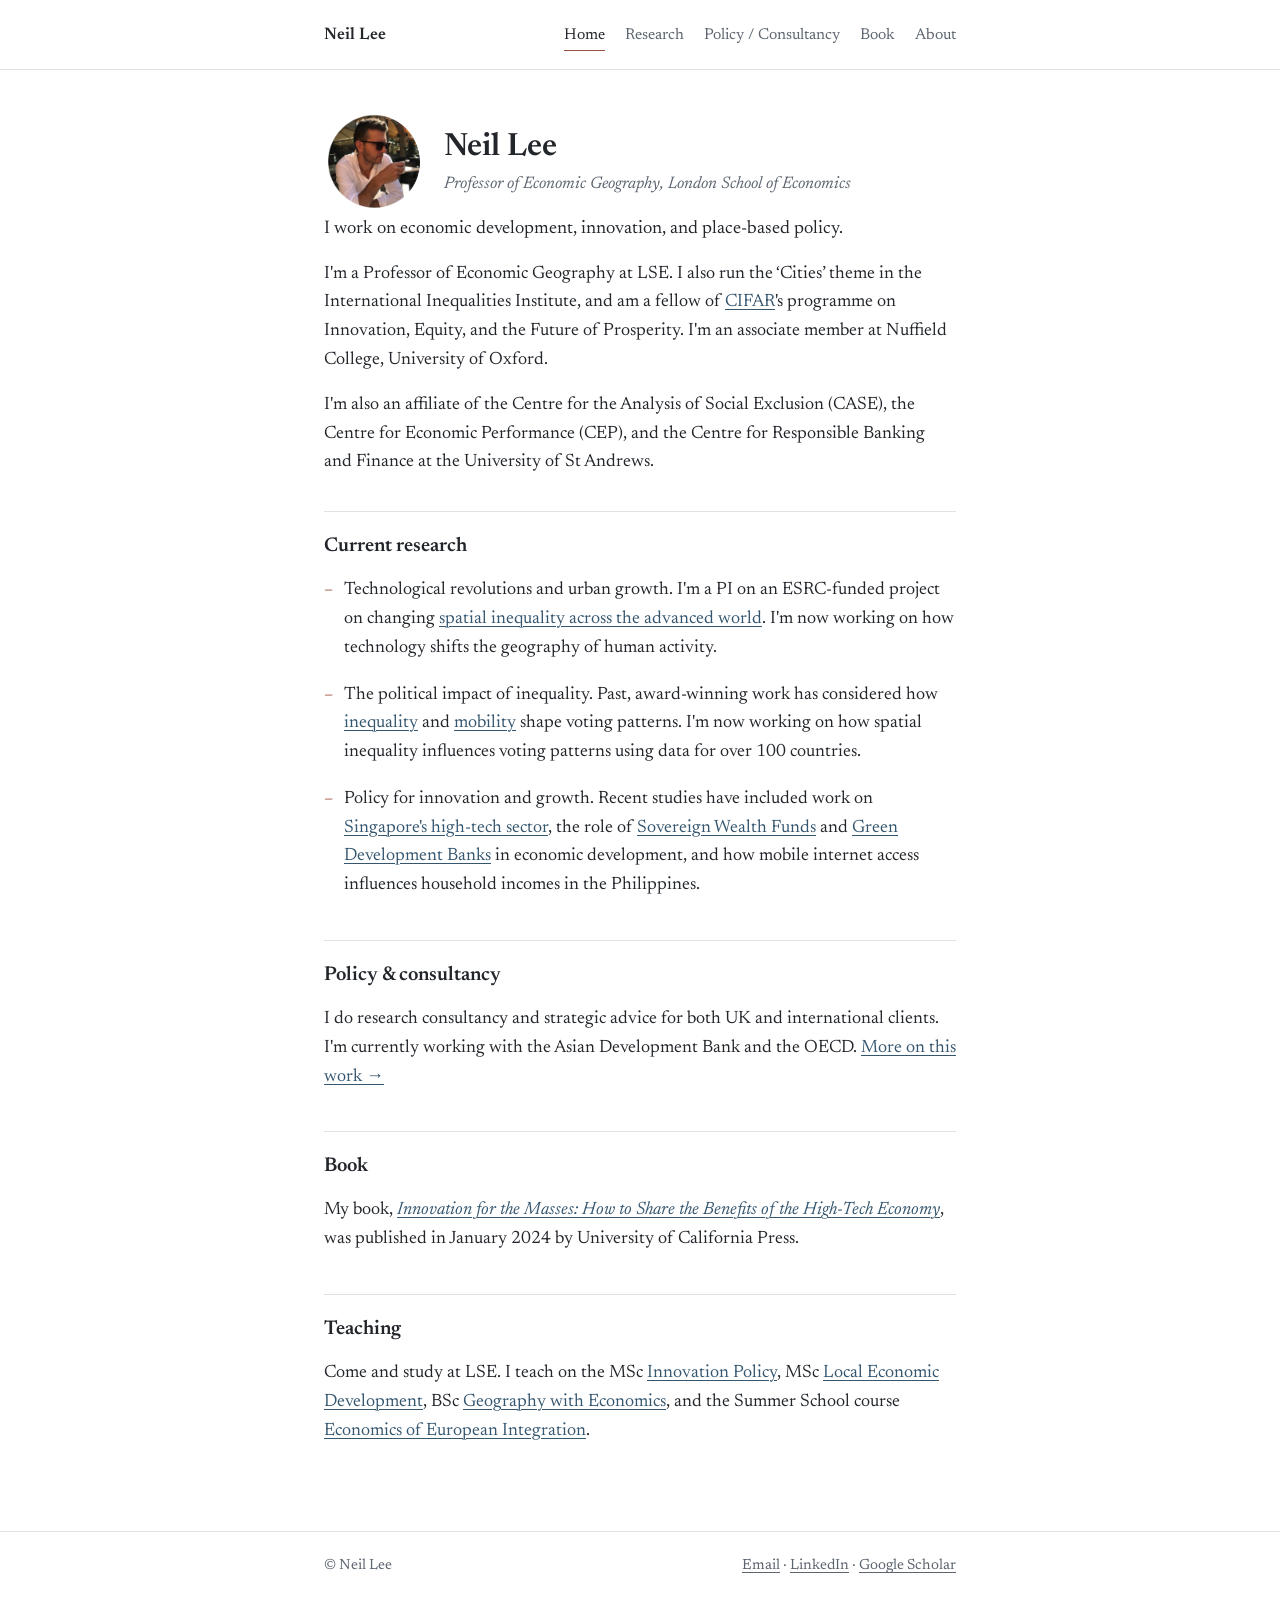
<file: index.html>
<!DOCTYPE html>
<html lang="en">
<head>
<meta charset="UTF-8">
<meta name="viewport" content="width=device-width, initial-scale=1">
<title>Neil Lee</title>
<meta name="description" content="Neil Lee, Professor of Economic Geography at the London School of Economics. Research on economic development, innovation, and place-based policy.">
<link rel="preconnect" href="https://fonts.googleapis.com">
<link rel="preconnect" href="https://fonts.gstatic.com" crossorigin>
<link href="https://fonts.googleapis.com/css2?family=Newsreader:ital,opsz,wght@0,6..72,400;0,6..72,600;1,6..72,400&display=swap" rel="stylesheet">
<link rel="stylesheet" href="assets/style.css">
</head>
<body>

<header class="site-nav">
  <div class="wrap">
    <a class="name" href="index.html">Neil Lee</a>
    <nav>
      <a class="current" href="index.html">Home</a>
      <a href="research.html">Research</a>
      <a href="policy-consultancy.html">Policy / Consultancy</a>
      <a href="book.html">Book</a>
      <a href="about.html">About</a>
    </nav>
  </div>
</header>

<main>
  <div class="wrap">
    <div class="intro">
      <img class="portrait" src="assets/headshot.png" alt="Neil Lee" width="150" height="150">
      <div>
        <h1>Neil Lee</h1>
        <p class="role">Professor of Economic Geography, London School of Economics</p>
      </div>
    </div>

    <p class="lede">I work on economic development, innovation, and place-based policy.</p>

    <p>I'm a Professor of Economic Geography at LSE. I also run the &lsquo;Cities&rsquo; theme in the International Inequalities Institute, and am a fellow of <a href="https://cifar.ca/">CIFAR</a>'s programme on Innovation, Equity, and the Future of Prosperity. I'm an associate member at Nuffield College, University of Oxford.</p>

    <p>I'm also an affiliate of the Centre for the Analysis of Social Exclusion (CASE), the Centre for Economic Performance (CEP), and the Centre for Responsible Banking and Finance at the University of St Andrews.</p>

    <h2>Current research</h2>
    <ul class="plain">
      <li>Technological revolutions and urban growth. I'm a PI on an ESRC-funded project on changing <a href="https://sites.google.com/view/regional-inequality/home">spatial inequality across the advanced world</a>. I'm now working on how technology shifts the geography of human activity.</li>
      <li>The political impact of inequality. Past, award-winning work has considered how <a href="https://academic.oup.com/joeg/article/23/5/951/7126961">inequality</a> and <a href="https://academic.oup.com/cjres/article-abstract/11/1/143/4788094?redirectedFrom=fulltext">mobility</a> shape voting patterns. I'm now working on how spatial inequality influences voting patterns using data for over 100 countries.</li>
      <li>Policy for innovation and growth. Recent studies have included work on <a href="https://eprints.lse.ac.uk/123885/1/Southeast_Asia_Working_Paper_11.pdf">Singapore's high-tech sector</a>, the role of <a href="https://blogs.lse.ac.uk/mec/2024/12/12/sovereign-wealth-funds-from-piggy-banks-to-strategic-actors/">Sovereign Wealth Funds</a> and <a href="https://blogs.lse.ac.uk/politicsandpolicy/how-to-make-labours-national-wealth-fund-work/">Green Development Banks</a> in economic development, and how mobile internet access influences household incomes in the Philippines.</li>
    </ul>

    <h2>Policy &amp; consultancy</h2>
    <p>I do research consultancy and strategic advice for both UK and international clients. I'm currently working with the Asian Development Bank and the OECD. <a href="policy-consultancy.html">More on this work &rarr;</a></p>

    <h2>Book</h2>
    <p>My book, <a href="book.html"><em>Innovation for the Masses: How to Share the Benefits of the High-Tech Economy</em></a>, was published in January 2024 by University of California Press.</p>

    <h2>Teaching</h2>
    <p>Come and study at LSE. I teach on the MSc <a href="https://www.lse.ac.uk/study-at-lse/graduate/msc-innovation-policy">Innovation Policy</a>, MSc <a href="https://www.lse.ac.uk/study-at-lse/graduate/msc-local-economic-development">Local Economic Development</a>, BSc <a href="https://www.lse.ac.uk/study-at-lse/undergraduate/bsc-geography-with-economics">Geography with Economics</a>, and the Summer School course <a href="https://www.lse.ac.uk/study-at-lse/summer-schools/summer-school/courses/economics/ec235">Economics of European Integration</a>.</p>
  </div>
</main>

<footer>
  <div class="wrap">
    <span>&copy; Neil Lee</span>
    <span>
      <a href="mailto:n.d.lee@lse.ac.uk">Email</a> &middot;
      <a href="https://www.linkedin.com/in/neil-lee-8ba05033/">LinkedIn</a> &middot;
      <a href="https://scholar.google.com/citations?view_op=list_works&hl=en&user=Nu11tYIAAAAJ&pagesize=80&sortby=pubdate">Google Scholar</a>
    </span>
  </div>
</footer>

</body>
</html>
</file>
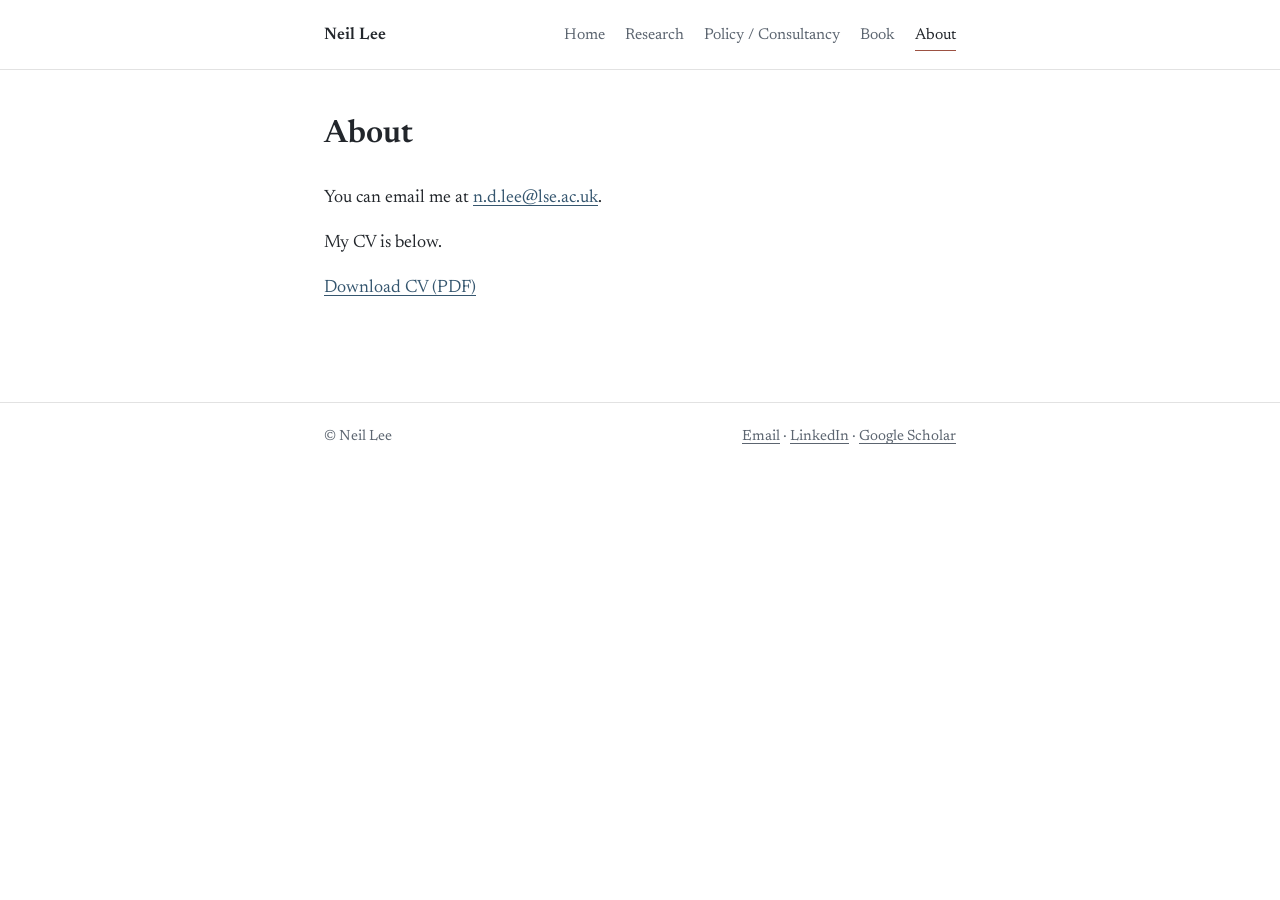
<file: about.html>
<!DOCTYPE html>
<html lang="en">
<head>
<meta charset="UTF-8">
<meta name="viewport" content="width=device-width, initial-scale=1">
<title>About &middot; Neil Lee</title>
<link rel="preconnect" href="https://fonts.googleapis.com">
<link rel="preconnect" href="https://fonts.gstatic.com" crossorigin>
<link href="https://fonts.googleapis.com/css2?family=Newsreader:ital,opsz,wght@0,6..72,400;0,6..72,600;1,6..72,400&display=swap" rel="stylesheet">
<link rel="stylesheet" href="assets/style.css">
</head>
<body>

<header class="site-nav">
  <div class="wrap">
    <a class="name" href="index.html">Neil Lee</a>
    <nav>
      <a href="index.html">Home</a>
      <a href="research.html">Research</a>
      <a href="policy-consultancy.html">Policy / Consultancy</a>
      <a href="book.html">Book</a>
      <a class="current" href="about.html">About</a>
    </nav>
  </div>
</header>

<main>
  <div class="wrap">
    <h1>About</h1>

    <div class="contact-block">
      <p>You can email me at <a href="mailto:n.d.lee@lse.ac.uk">n.d.lee@lse.ac.uk</a>.</p>
      <p>My CV is below.</p>
      <p><a href="assets/Neil_Lee_CV.pdf">Download CV (PDF)</a></p>
    </div>
  </div>
</main>

<footer>
  <div class="wrap">
    <span>&copy; Neil Lee</span>
    <span>
      <a href="mailto:n.d.lee@lse.ac.uk">Email</a> &middot;
      <a href="https://www.linkedin.com/in/neil-lee-8ba05033/">LinkedIn</a> &middot;
      <a href="https://scholar.google.com/citations?view_op=list_works&hl=en&user=Nu11tYIAAAAJ&pagesize=80&sortby=pubdate">Google Scholar</a>
    </span>
  </div>
</footer>

</body>
</html>
</file>
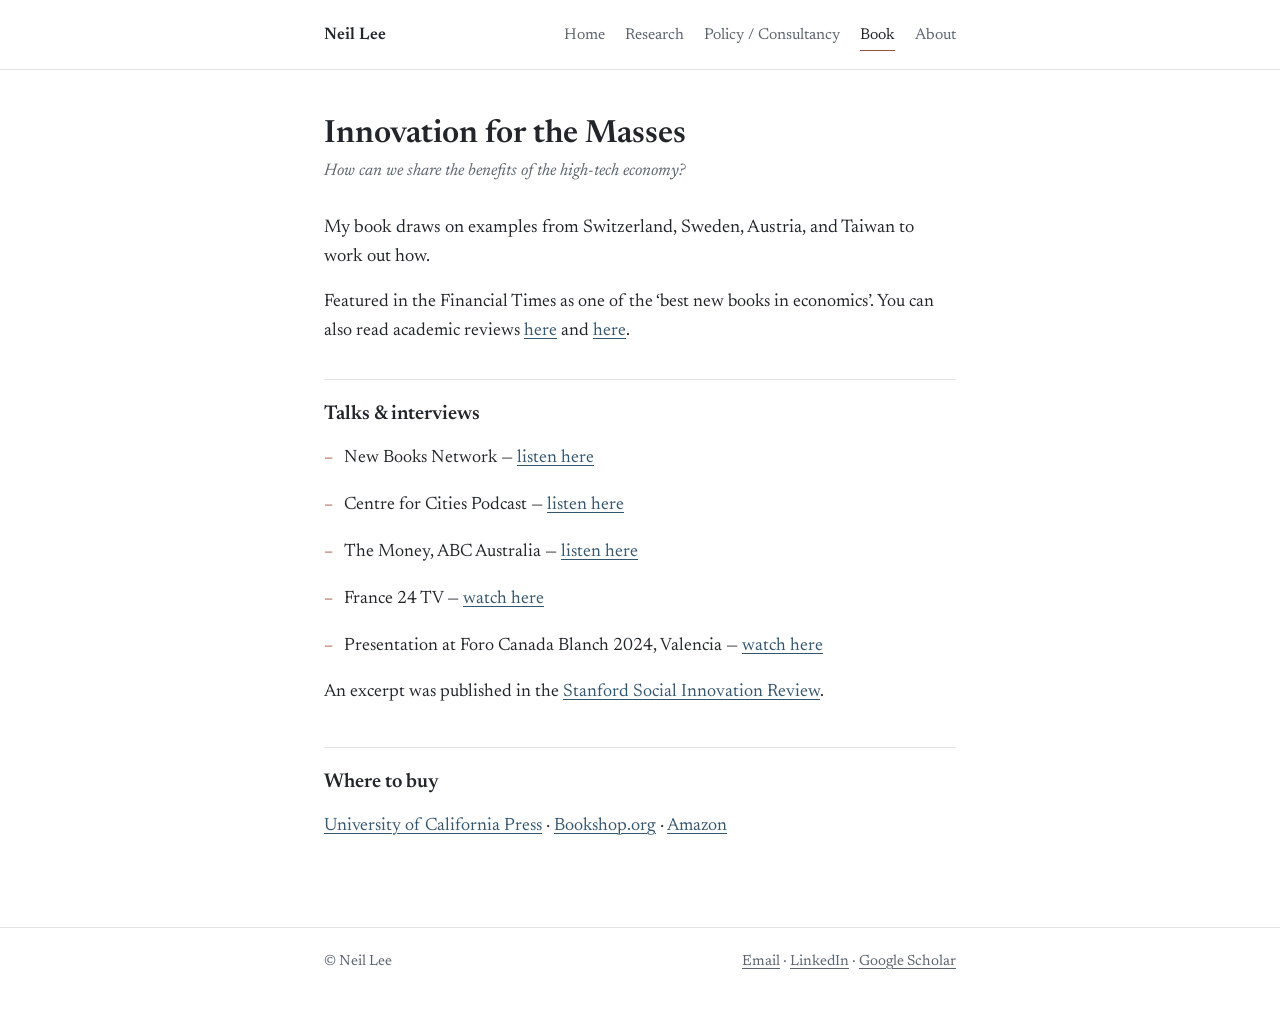
<file: book.html>
<!DOCTYPE html>
<html lang="en">
<head>
<meta charset="UTF-8">
<meta name="viewport" content="width=device-width, initial-scale=1">
<title>Book &middot; Neil Lee</title>
<link rel="preconnect" href="https://fonts.googleapis.com">
<link rel="preconnect" href="https://fonts.gstatic.com" crossorigin>
<link href="https://fonts.googleapis.com/css2?family=Newsreader:ital,opsz,wght@0,6..72,400;0,6..72,600;1,6..72,400&display=swap" rel="stylesheet">
<link rel="stylesheet" href="assets/style.css">
</head>
<body>

<header class="site-nav">
  <div class="wrap">
    <a class="name" href="index.html">Neil Lee</a>
    <nav>
      <a href="index.html">Home</a>
      <a href="research.html">Research</a>
      <a href="policy-consultancy.html">Policy / Consultancy</a>
      <a class="current" href="book.html">Book</a>
      <a href="about.html">About</a>
    </nav>
  </div>
</header>

<main>
  <div class="wrap">
    <h1>Innovation for the Masses</h1>
    <p class="role">How can we share the benefits of the high-tech economy?</p>

    <p class="lede">My book draws on examples from Switzerland, Sweden, Austria, and Taiwan to work out how.</p>

    <p>Featured in the Financial Times as one of the &lsquo;best new books in economics&rsquo;. You can also read academic reviews <a href="https://www.tandfonline.com/doi/full/10.1080/00343404.2024.2333198">here</a> and <a href="https://www.tandfonline.com/doi/full/10.1080/00130095.2024.2330343">here</a>.</p>

    <h2>Talks &amp; interviews</h2>
    <ul class="plain">
      <li>New Books Network &mdash; <a href="https://newbooksnetwork.com/innovation-for-the-masses">listen here</a></li>
      <li>Centre for Cities Podcast &mdash; <a href="https://www.centreforcities.org/podcast/city-talks-sharing-the-benefits-of-a-high-tech-economy/">listen here</a></li>
      <li>The Money, ABC Australia &mdash; <a href="https://www.abc.net.au/listen/programs/themoney/sharing-the-benefits-of-innovation/103526494">listen here</a></li>
      <li>France 24 TV &mdash; <a href="https://www.youtube.com/watch?v=DV9_dDSVTUI">watch here</a></li>
      <li>Presentation at Foro Canada Blanch 2024, Valencia &mdash; <a href="https://www.youtube.com/watch?v=Xie47KaLnjQ">watch here</a></li>
    </ul>

    <p>An excerpt was published in the <a href="https://ssir.org/books/excerpts/entry/innovation-for-the-masses-neil-lee">Stanford Social Innovation Review</a>.</p>

    <h2>Where to buy</h2>
    <p>
      <a href="https://www.ucpress.edu/book/9780520394889/innovation-for-the-masses">University of California Press</a> &middot;
      <a href="https://uk.bookshop.org/p/books/innovation-for-the-masses-how-to-share-the-benefits-of-the-high-tech-economy-neil-lee/7439178?ean=9780520394889">Bookshop.org</a> &middot;
      <a href="https://www.amazon.co.uk/Innovation-Masses-Benefits-High-Tech-Economy/dp/0520394887">Amazon</a>
    </p>
  </div>
</main>

<footer>
  <div class="wrap">
    <span>&copy; Neil Lee</span>
    <span>
      <a href="mailto:n.d.lee@lse.ac.uk">Email</a> &middot;
      <a href="https://www.linkedin.com/in/neil-lee-8ba05033/">LinkedIn</a> &middot;
      <a href="https://scholar.google.com/citations?view_op=list_works&hl=en&user=Nu11tYIAAAAJ&pagesize=80&sortby=pubdate">Google Scholar</a>
    </span>
  </div>
</footer>

</body>
</html>
</file>
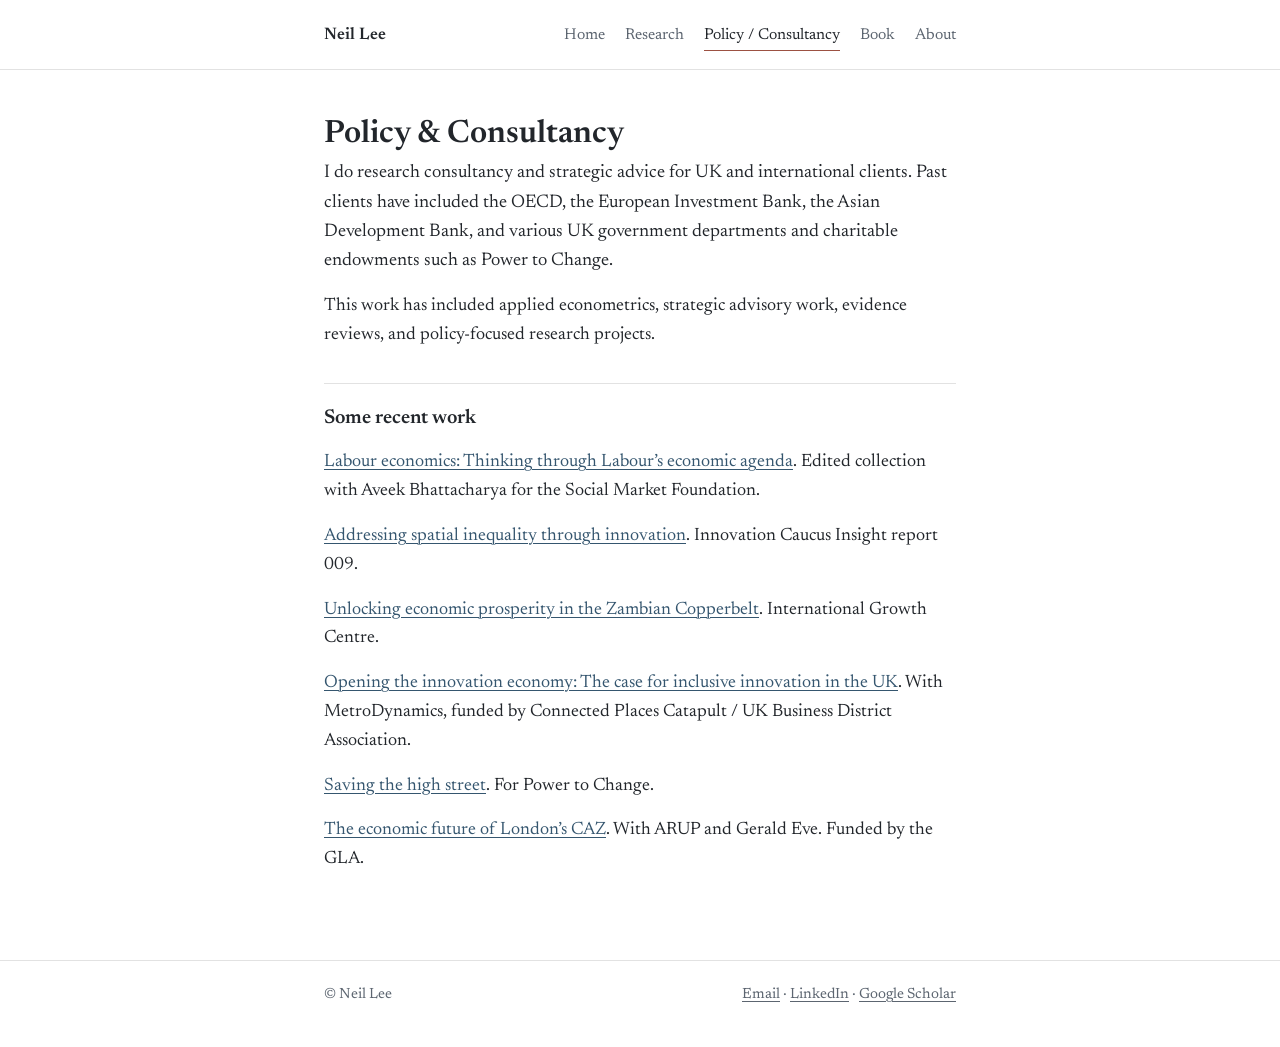
<file: policy-consultancy.html>
<!DOCTYPE html>
<html lang="en">
<head>
<meta charset="UTF-8">
<meta name="viewport" content="width=device-width, initial-scale=1">
<title>Policy / Consultancy &middot; Neil Lee</title>
<link rel="preconnect" href="https://fonts.googleapis.com">
<link rel="preconnect" href="https://fonts.gstatic.com" crossorigin>
<link href="https://fonts.googleapis.com/css2?family=Newsreader:ital,opsz,wght@0,6..72,400;0,6..72,600;1,6..72,400&display=swap" rel="stylesheet">
<link rel="stylesheet" href="assets/style.css">
</head>
<body>

<header class="site-nav">
  <div class="wrap">
    <a class="name" href="index.html">Neil Lee</a>
    <nav>
      <a href="index.html">Home</a>
      <a href="research.html">Research</a>
      <a class="current" href="policy-consultancy.html">Policy / Consultancy</a>
      <a href="book.html">Book</a>
      <a href="about.html">About</a>
    </nav>
  </div>
</header>

<main>
  <div class="wrap">
    <h1>Policy &amp; Consultancy</h1>

    <p class="lede">I do research consultancy and strategic advice for UK and international clients. Past clients have included the OECD, the European Investment Bank, the Asian Development Bank, and various UK government departments and charitable endowments such as Power to Change.</p>

    <p>This work has included applied econometrics, strategic advisory work, evidence reviews, and policy-focused research projects.</p>

    <h2>Some recent work</h2>
    <ul class="pub-list">
      <li><a href="https://www.smf.co.uk/publications/labour-economic-agenda-essays/">Labour economics: Thinking through Labour&rsquo;s economic agenda</a>. Edited collection with Aveek Bhattacharya for the Social Market Foundation.</li>
      <li><a href="https://ircaucus.ac.uk/publications/addressing-spatial-inequalities-through-innovation/">Addressing spatial inequality through innovation</a>. Innovation Caucus Insight report 009.</li>
      <li><a href="https://www.theigc.org/publications/unlocking-economic-prosperity-zambian-copperbelt">Unlocking economic prosperity in the Zambian Copperbelt</a>. International Growth Centre.</li>
      <li><a href="https://cp.catapult.org.uk/report/opening-the-innovation-economy-the-case-for-inclusive-innovation-in-the-uk/">Opening the innovation economy: The case for inclusive innovation in the UK</a>. With MetroDynamics, funded by Connected Places Catapult / UK Business District Association.</li>
      <li><a href="https://www.powertochange.org.uk/wp-content/uploads/2020/10/Saving-the-High-Street-the-community-takeover-Report.pdf">Saving the high street</a>. For Power to Change.</li>
      <li><a href="https://www.london.gov.uk/sites/default/files/caz_economic_future_phase_2_report.pdf">The economic future of London&rsquo;s CAZ</a>. With ARUP and Gerald Eve. Funded by the GLA.</li>
    </ul>
  </div>
</main>

<footer>
  <div class="wrap">
    <span>&copy; Neil Lee</span>
    <span>
      <a href="mailto:n.d.lee@lse.ac.uk">Email</a> &middot;
      <a href="https://www.linkedin.com/in/neil-lee-8ba05033/">LinkedIn</a> &middot;
      <a href="https://scholar.google.com/citations?view_op=list_works&hl=en&user=Nu11tYIAAAAJ&pagesize=80&sortby=pubdate">Google Scholar</a>
    </span>
  </div>
</footer>

</body>
</html>
</file>
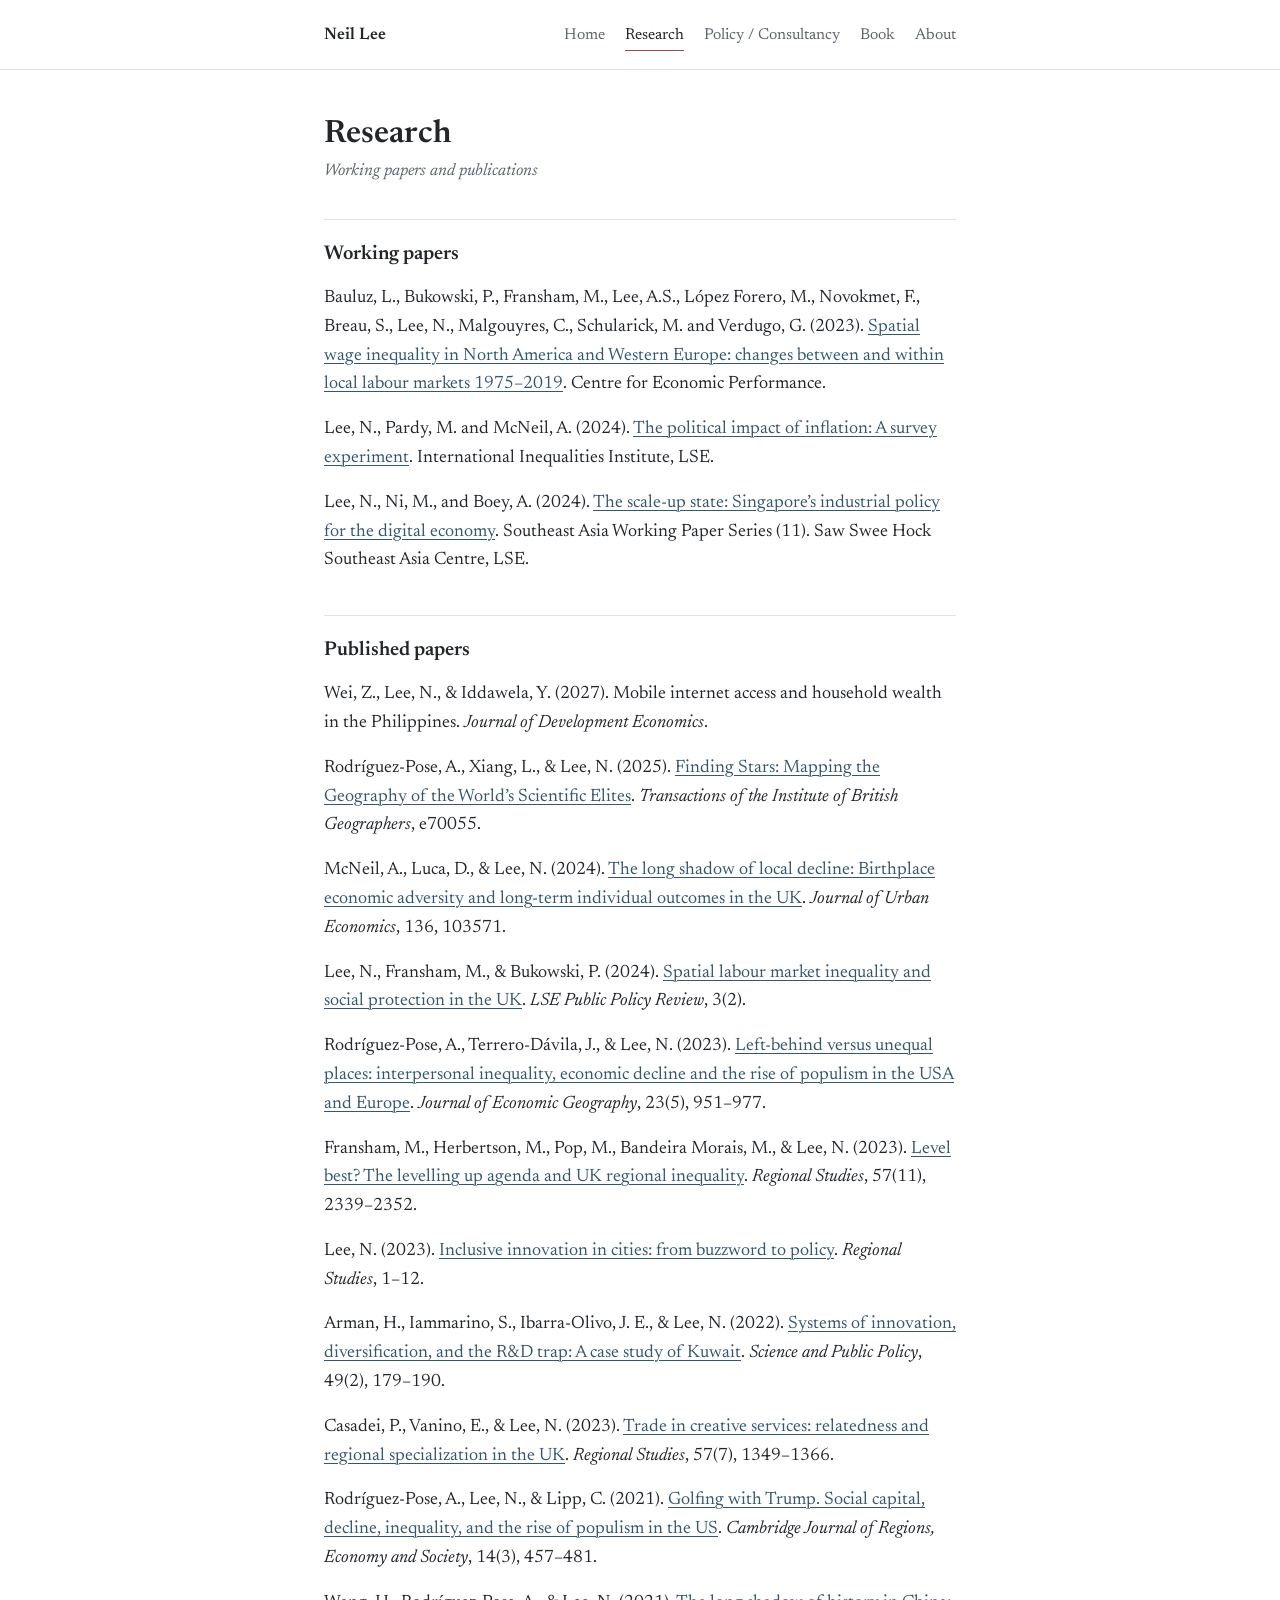
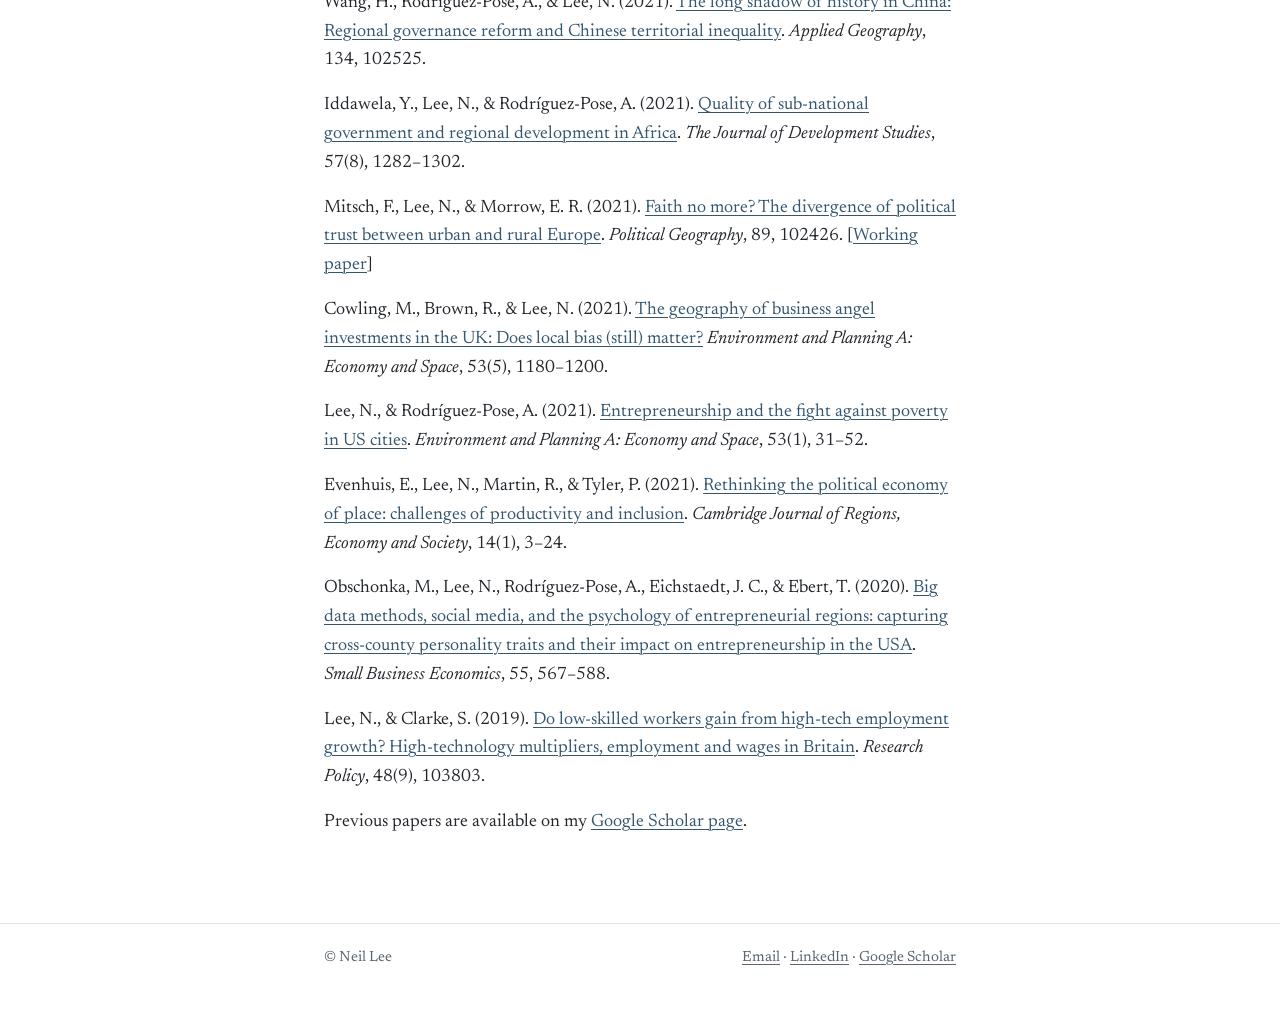
<file: research.html>
<!DOCTYPE html>
<html lang="en">
<head>
<meta charset="UTF-8">
<meta name="viewport" content="width=device-width, initial-scale=1">
<title>Research &middot; Neil Lee</title>
<link rel="preconnect" href="https://fonts.googleapis.com">
<link rel="preconnect" href="https://fonts.gstatic.com" crossorigin>
<link href="https://fonts.googleapis.com/css2?family=Newsreader:ital,opsz,wght@0,6..72,400;0,6..72,600;1,6..72,400&display=swap" rel="stylesheet">
<link rel="stylesheet" href="assets/style.css">
</head>
<body>

<header class="site-nav">
  <div class="wrap">
    <a class="name" href="index.html">Neil Lee</a>
    <nav>
      <a href="index.html">Home</a>
      <a class="current" href="research.html">Research</a>
      <a href="policy-consultancy.html">Policy / Consultancy</a>
      <a href="book.html">Book</a>
      <a href="about.html">About</a>
    </nav>
  </div>
</header>

<main>
  <div class="wrap">
    <h1>Research</h1>
    <p class="role">Working papers and publications</p>

    <h2>Working papers</h2>
    <ul class="pub-list">
      <li>Bauluz, L., Bukowski, P., Fransham, M., Lee, A.S., L&oacute;pez Forero, M., Novokmet, F., Breau, S., Lee, N., Malgouyres, C., Schularick, M. and Verdugo, G. (2023). <a href="https://eprints.lse.ac.uk/121290/1/dp1941.pdf">Spatial wage inequality in North America and Western Europe: changes between and within local labour markets 1975&ndash;2019</a>. Centre for Economic Performance.</li>
      <li>Lee, N., Pardy, M. and McNeil, A. (2024). <a href="https://eprints.lse.ac.uk/123926/1/WP_140.pdf">The political impact of inflation: A survey experiment</a>. International Inequalities Institute, LSE.</li>
      <li>Lee, N., Ni, M., and Boey, A. (2024). <a href="https://eprints.lse.ac.uk/123885/">The scale-up state: Singapore&rsquo;s industrial policy for the digital economy</a>. Southeast Asia Working Paper Series (11). Saw Swee Hock Southeast Asia Centre, LSE.</li>
    </ul>

    <h2>Published papers</h2>
    <ul class="pub-list">
      <li>Wei, Z., Lee, N., &amp; Iddawela, Y. (2027). Mobile internet access and household wealth in the Philippines. <em>Journal of Development Economics</em>.</li>
      <li>Rodr&iacute;guez-Pose, A., Xiang, L., &amp; Lee, N. (2025). <a href="https://rgs-ibg.onlinelibrary.wiley.com/doi/full/10.1111/tran.70055">Finding Stars: Mapping the Geography of the World&rsquo;s Scientific Elites</a>. <em>Transactions of the Institute of British Geographers</em>, e70055.</li>
      <li>McNeil, A., Luca, D., &amp; Lee, N. (2024). <a href="https://www.sciencedirect.com/science/article/pii/S0094119023000402">The long shadow of local decline: Birthplace economic adversity and long-term individual outcomes in the UK</a>. <em>Journal of Urban Economics</em>, 136, 103571.</li>
      <li>Lee, N., Fransham, M., &amp; Bukowski, P. (2024). <a href="https://eprints.lse.ac.uk/122224/1/Lee_et_al_Spatial_labour_market_inequality_and_social_protection_in_the_UK_published.pdf">Spatial labour market inequality and social protection in the UK</a>. <em>LSE Public Policy Review</em>, 3(2).</li>
      <li>Rodr&iacute;guez-Pose, A., Terrero-D&aacute;vila, J., &amp; Lee, N. (2023). <a href="https://academic.oup.com/joeg/article/23/5/951/7126961">Left-behind versus unequal places: interpersonal inequality, economic decline and the rise of populism in the USA and Europe</a>. <em>Journal of Economic Geography</em>, 23(5), 951&ndash;977.</li>
      <li>Fransham, M., Herbertson, M., Pop, M., Bandeira Morais, M., &amp; Lee, N. (2023). <a href="https://www.tandfonline.com/doi/abs/10.1080/00343404.2022.2159356">Level best? The levelling up agenda and UK regional inequality</a>. <em>Regional Studies</em>, 57(11), 2339&ndash;2352.</li>
      <li>Lee, N. (2023). <a href="https://www.tandfonline.com/doi/full/10.1080/00343404.2023.2168637">Inclusive innovation in cities: from buzzword to policy</a>. <em>Regional Studies</em>, 1&ndash;12.</li>
      <li>Arman, H., Iammarino, S., Ibarra-Olivo, J. E., &amp; Lee, N. (2022). <a href="https://academic.oup.com/spp/article-abstract/49/2/179/6433072">Systems of innovation, diversification, and the R&amp;D trap: A case study of Kuwait</a>. <em>Science and Public Policy</em>, 49(2), 179&ndash;190.</li>
      <li>Casadei, P., Vanino, E., &amp; Lee, N. (2023). <a href="https://www.tandfonline.com/doi/pdf/10.1080/00343404.2022.2112165">Trade in creative services: relatedness and regional specialization in the UK</a>. <em>Regional Studies</em>, 57(7), 1349&ndash;1366.</li>
      <li>Rodr&iacute;guez-Pose, A., Lee, N., &amp; Lipp, C. (2021). <a href="https://watermark.silverchair.com/rsab026.pdf">Golfing with Trump. Social capital, decline, inequality, and the rise of populism in the US</a>. <em>Cambridge Journal of Regions, Economy and Society</em>, 14(3), 457&ndash;481.</li>
      <li>Wang, H., Rodr&iacute;guez-Pose, A., &amp; Lee, N. (2021). <a href="https://www.sciencedirect.com/science/article/pii/S0143622821001417">The long shadow of history in China: Regional governance reform and Chinese territorial inequality</a>. <em>Applied Geography</em>, 134, 102525.</li>
      <li>Iddawela, Y., Lee, N., &amp; Rodr&iacute;guez-Pose, A. (2021). <a href="https://www.tandfonline.com/doi/abs/10.1080/00220388.2021.1873286">Quality of sub-national government and regional development in Africa</a>. <em>The Journal of Development Studies</em>, 57(8), 1282&ndash;1302.</li>
      <li>Mitsch, F., Lee, N., &amp; Morrow, E. R. (2021). <a href="https://www.sciencedirect.com/science/article/pii/S096262982100086X">Faith no more? The divergence of political trust between urban and rural Europe</a>. <em>Political Geography</em>, 89, 102426. [<a href="https://eprints.lse.ac.uk/110447/">Working paper</a>]</li>
      <li>Cowling, M., Brown, R., &amp; Lee, N. (2021). <a href="https://journals.sagepub.com/doi/abs/10.1177/0308518X20984484">The geography of business angel investments in the UK: Does local bias (still) matter?</a> <em>Environment and Planning A: Economy and Space</em>, 53(5), 1180&ndash;1200.</li>
      <li>Lee, N., &amp; Rodr&iacute;guez-Pose, A. (2021). <a href="https://journals.sagepub.com/doi/abs/10.1177/0308518X20924422">Entrepreneurship and the fight against poverty in US cities</a>. <em>Environment and Planning A: Economy and Space</em>, 53(1), 31&ndash;52.</li>
      <li>Evenhuis, E., Lee, N., Martin, R., &amp; Tyler, P. (2021). <a href="https://academic.oup.com/cjres/article-abstract/14/1/3/6163100">Rethinking the political economy of place: challenges of productivity and inclusion</a>. <em>Cambridge Journal of Regions, Economy and Society</em>, 14(1), 3&ndash;24.</li>
      <li>Obschonka, M., Lee, N., Rodr&iacute;guez-Pose, A., Eichstaedt, J. C., &amp; Ebert, T. (2020). <a href="https://link.springer.com/article/10.1007/s11187-019-00204-2">Big data methods, social media, and the psychology of entrepreneurial regions: capturing cross-county personality traits and their impact on entrepreneurship in the USA</a>. <em>Small Business Economics</em>, 55, 567&ndash;588.</li>
      <li>Lee, N., &amp; Clarke, S. (2019). <a href="https://www.sciencedirect.com/science/article/pii/S0048733319301234">Do low-skilled workers gain from high-tech employment growth? High-technology multipliers, employment and wages in Britain</a>. <em>Research Policy</em>, 48(9), 103803.</li>
    </ul>

    <p>Previous papers are available on my <a href="https://scholar.google.com/citations?view_op=list_works&hl=en&user=Nu11tYIAAAAJ&pagesize=80&sortby=pubdate">Google Scholar page</a>.</p>
  </div>
</main>

<footer>
  <div class="wrap">
    <span>&copy; Neil Lee</span>
    <span>
      <a href="mailto:n.d.lee@lse.ac.uk">Email</a> &middot;
      <a href="https://www.linkedin.com/in/neil-lee-8ba05033/">LinkedIn</a> &middot;
      <a href="https://scholar.google.com/citations?view_op=list_works&hl=en&user=Nu11tYIAAAAJ&pagesize=80&sortby=pubdate">Google Scholar</a>
    </span>
  </div>
</footer>

</body>
</html>
</file>
<file: assets/style.css>
:root {
  --bg: #ffffff;
  --ink: #22262b;
  --muted: #5c6570;
  --rule: #e2e2e2;
  --blue: #35566f;
  --rust: #9c5142;
}

* { box-sizing: border-box; }

html { -webkit-text-size-adjust: 100%; }

body {
  margin: 0;
  background: var(--bg);
  color: var(--ink);
  font-family: "Newsreader", "Iowan Old Style", "Palatino Linotype", Georgia, serif;
  font-size: 18px;
  line-height: 1.6;
}

a {
  color: var(--blue);
  text-decoration-thickness: 1px;
  text-underline-offset: 3px;
}

a:hover { color: var(--rust); }

.wrap {
  max-width: 680px;
  margin: 0 auto;
  padding: 0 24px;
}

/* Nav */
header.site-nav {
  border-bottom: 1px solid var(--rule);
}

header.site-nav .wrap {
  display: flex;
  justify-content: space-between;
  align-items: baseline;
  flex-wrap: wrap;
  padding-top: 22px;
  padding-bottom: 18px;
  gap: 10px 22px;
}

header.site-nav .name {
  font-size: 1.05rem;
  font-weight: 600;
  text-decoration: none;
  color: var(--ink);
  white-space: nowrap;
}

header.site-nav nav {
  display: flex;
  flex-wrap: wrap;
  gap: 4px 20px;
  font-size: 0.98rem;
}

header.site-nav nav a {
  color: var(--muted);
  text-decoration: none;
  padding-bottom: 2px;
}

header.site-nav nav a:hover {
  color: var(--rust);
}

header.site-nav nav a.current {
  color: var(--ink);
  border-bottom: 1px solid var(--rust);
}

/* Main content */
main { padding: 44px 0 30px; }

h1 {
  font-size: 2rem;
  font-weight: 600;
  margin: 0 0 4px;
  line-height: 1.25;
}

.role {
  font-style: italic;
  color: var(--muted);
  margin: 0 0 28px;
  font-size: 1.05rem;
}

.intro {
  display: flex;
  align-items: center;
  gap: 24px;
  margin-bottom: 4px;
}

.intro h1 { margin-top: 0; }
.intro .role { margin-bottom: 0; }

.portrait {
  width: 96px;
  height: 96px;
  border-radius: 50%;
  flex-shrink: 0;
  object-fit: cover;
}

@media (max-width: 480px) {
  .intro {
    flex-direction: column;
    align-items: flex-start;
    gap: 14px;
  }
  .portrait { width: 84px; height: 84px; }
}

h2 {
  font-size: 1.25rem;
  font-weight: 600;
  margin: 40px 0 14px;
  padding-top: 18px;
  border-top: 1px solid var(--rule);
}

h2:first-of-type { margin-top: 34px; }

p { margin: 0 0 16px; }

.lede {
  font-size: 1.15rem;
  color: var(--ink);
}

ul.plain {
  list-style: none;
  margin: 0 0 16px;
  padding: 0;
}

ul.plain li {
  margin: 0 0 18px;
  padding-left: 20px;
  position: relative;
}

ul.plain li::before {
  content: "\2013";
  position: absolute;
  left: 0;
  color: var(--rust);
}

.pub-list { margin: 0 0 8px; padding: 0; list-style: none; }
.pub-list li {
  margin: 0 0 16px;
  padding-left: 0;
}

.pub-list .year { color: var(--muted); }

.links-inline {
  margin: 0 0 16px;
}

.links-inline a { margin-right: 4px; }

.contact-block {
  margin: 30px 0;
}

/* Footer */
footer {
  border-top: 1px solid var(--rule);
  margin-top: 40px;
}

footer .wrap {
  padding: 22px 24px 40px;
  color: var(--muted);
  font-size: 0.92rem;
  display: flex;
  justify-content: space-between;
  flex-wrap: wrap;
  gap: 8px 20px;
}

footer a { color: var(--muted); }
footer a:hover { color: var(--rust); }

@media (max-width: 480px) {
  body { font-size: 17px; }
  h1 { font-size: 1.65rem; }
  header.site-nav .wrap { padding-top: 18px; padding-bottom: 14px; }
}
</file>
